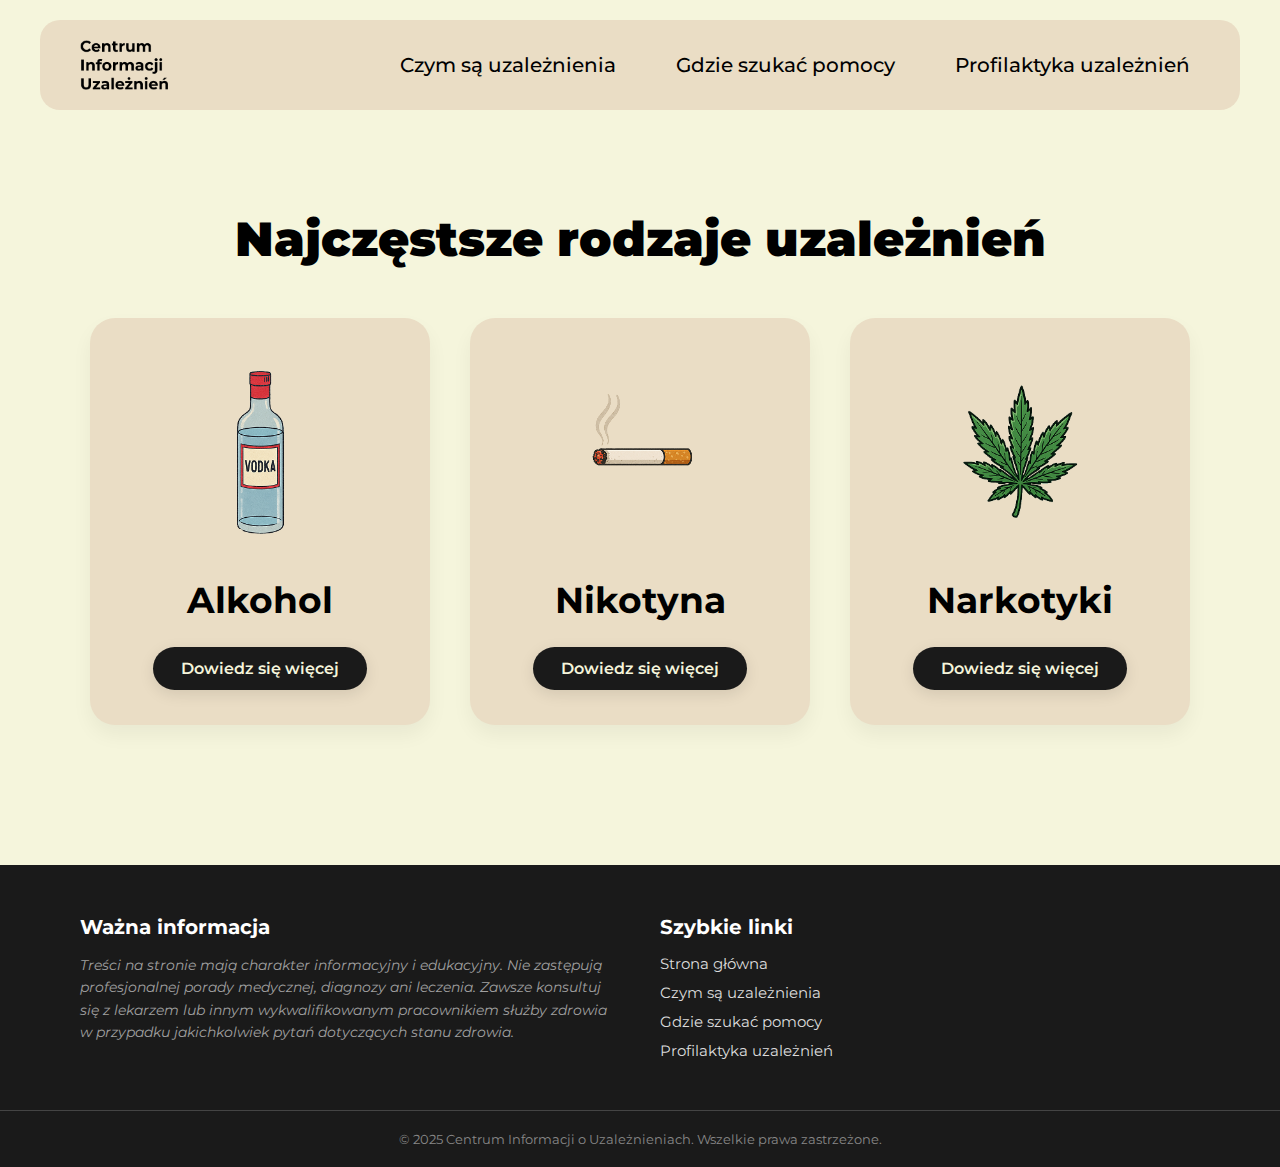
<file: index.html>
<!DOCTYPE html>
<html lang="pl">
<head>
    <meta charset="UTF-8">
    <meta name="viewport" content="width=device-width, initial-scale=1.0">
    <title>Centrum Informacji o Uzależnieniach</title>
    
    <link rel="preconnect" href="https://fonts.googleapis.com">
    <link rel="preconnect" href="https://fonts.gstatic.com" crossorigin>
    <link href="https://fonts.googleapis.com/css2?family=Montserrat:wght@400;500;600;700;900&display=swap" rel="stylesheet">
    
    <link rel="stylesheet" href="style.css">
</head>
<body>

    <div class="container">
        <header>
    <a href="index.html" class="logo">
        <img src="images/logo.png" alt="Logo Centrum Informacji Uzależnień">
    </a>
    <nav>
        <a href="czym-sa.html">Czym są uzależnienia</a>
        <a href="pomoc.html">Gdzie szukać pomocy</a>
        <a href="profilaktyka.html">Profilaktyka uzależnień</a>
    </nav>
</header>

        <main>
            <h1>Najczęstsze rodzaje uzależnień</h1>
            <div class="card-container">
                <div class="card">
                    <img src="images/alkohol.png" alt="Ilustracja butelki wódki">
                    <h2>Alkohol</h2>
                    <a href="alkohol.html" class="card-button">Dowiedz się więcej</a>
                </div>
                <div class="card">
                    <img src="images/nikotyna.png" alt="Ilustracja papierosa">
                    <h2>Nikotyna</h2>
                    <a href="nikotyna.html" class="card-button">Dowiedz się więcej</a>
                </div>
                <div class="card">
                    <img src="images/cannabis.png" alt="Ilustracja liścia marihuany">
                    <h2>Narkotyki</h2>
                    <a href="cannabis.html" class="card-button">Dowiedz się więcej</a>
                </div>
            </div>
        </main>
    </div>

    <footer>
        <div class="footer-container">
            <div class="footer-column">
                <h4>Ważna informacja</h4>
                <p class="disclaimer">
                    Treści na stronie mają charakter informacyjny i edukacyjny. Nie zastępują profesjonalnej porady medycznej, diagnozy ani leczenia. Zawsze konsultuj się z lekarzem lub innym wykwalifikowanym pracownikiem służby zdrowia w przypadku jakichkolwiek pytań dotyczących stanu zdrowia.
                </p>
            </div>
            <div class="footer-column">
                <h4>Szybkie linki</h4>
                <ul class="footer-links">
                    <li><a href="index.html">Strona główna</a></li>
                    <li><a href="czym-sa.html">Czym są uzależnienia</a></li>
                    <li><a href="pomoc.html">Gdzie szukać pomocy</a></li>
                    <li><a href="profilaktyka.html">Profilaktyka uzależnień</a></li>
                </ul>
            </div>
        </div>
        <div class="footer-bottom">
            <p>© 2025 Centrum Informacji o Uzależnieniach. Wszelkie prawa zastrzeżone.</p>
        </div>
    </footer>
    </body>
</html>
</file>
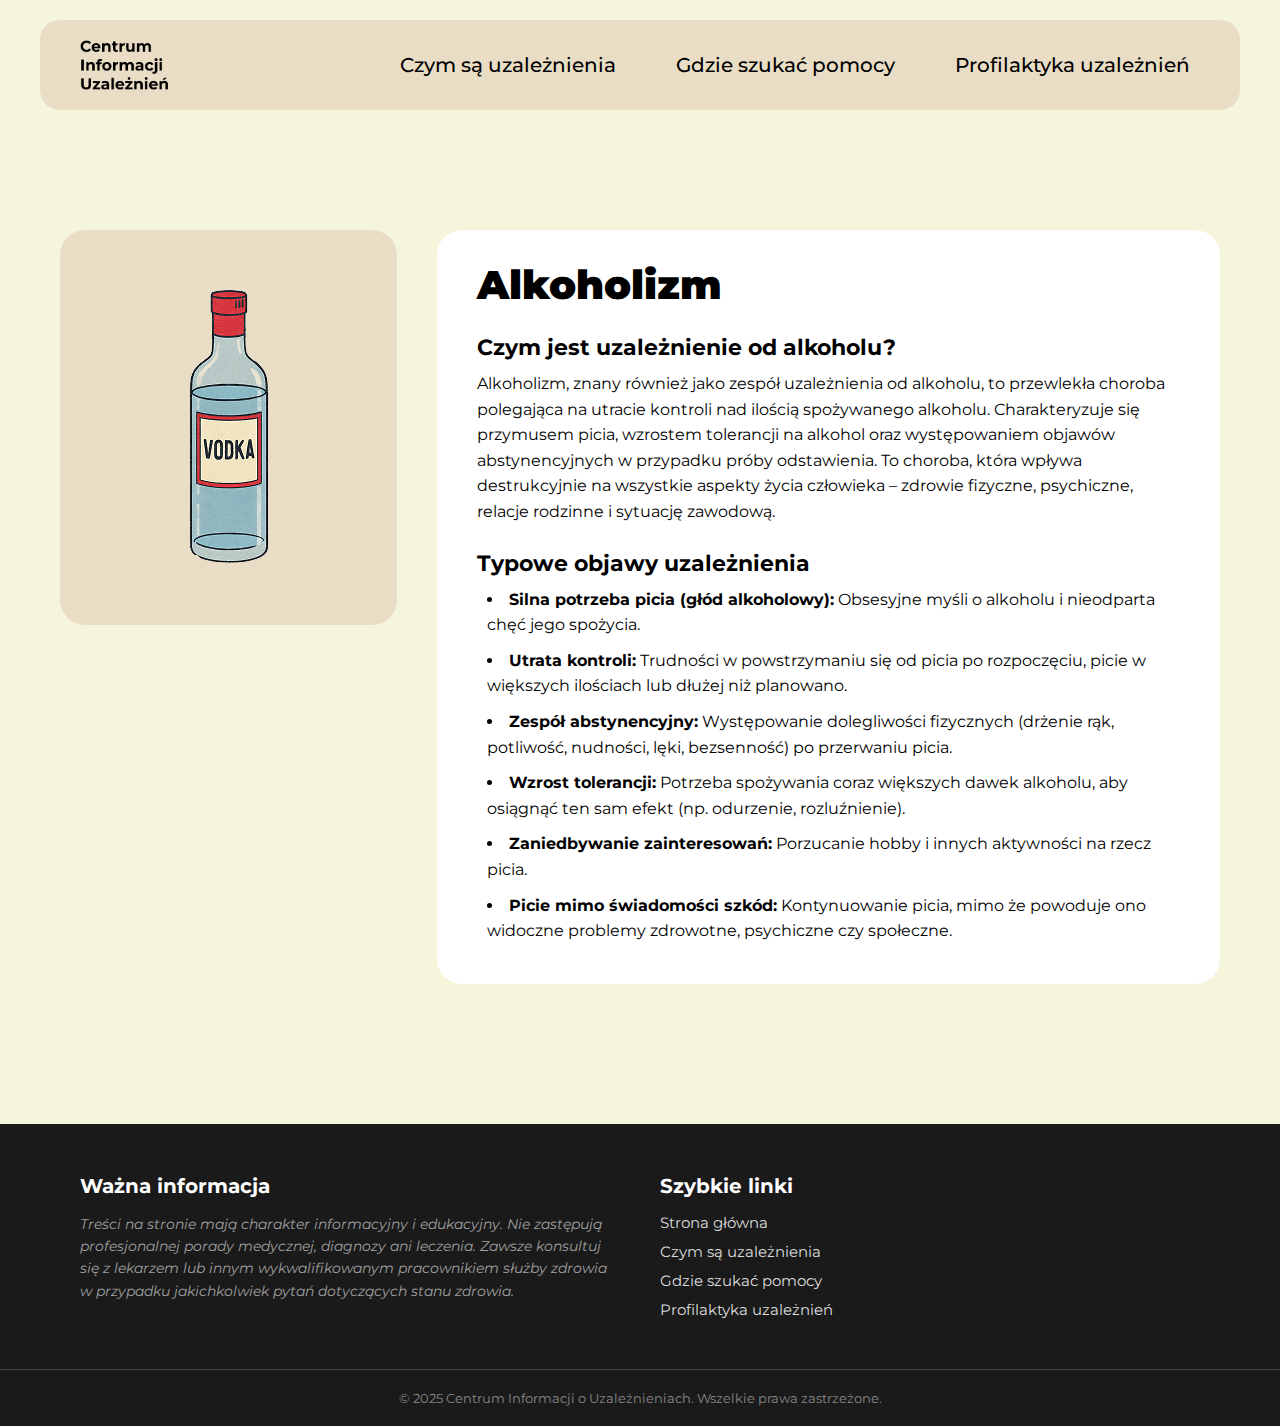
<file: alkohol.html>
<!DOCTYPE html>
<html lang="pl">
<head>
    <meta charset="UTF-8">
    <meta name="viewport" content="width=device-width, initial-scale=1.0">
    <title>Alkohol - Centrum Informacji o Uzależnieniach</title>
    
    <link rel="preconnect" href="https://fonts.googleapis.com">
    <link rel="preconnect" href="https://fonts.gstatic.com" crossorigin>
    <link href="https://fonts.googleapis.com/css2?family=Montserrat:wght@400;500;700;900&display=swap" rel="stylesheet">
    
    <link rel="stylesheet" href="style.css">
</head>
<body>

    <div class="container">
        <header>
    <a href="index.html" class="logo">
        <img src="images/logo.png" alt="Logo Centrum Informacji Uzależnień">
    </a>
    <nav>
        <a href="czym-sa.html">Czym są uzależnienia</a>
        <a href="pomoc.html">Gdzie szukać pomocy</a>
        <a href="profilaktyka.html">Profilaktyka uzależnień</a>
    </nav>
</header>

        <main>
            <section class="subpage-content">
                
                <div class="image-container">
                    <img src="images/alkohol.png" alt="Ilustracja butelki wódki">
                </div>

                <div class="text-container">
                    <h1>Alkoholizm</h1>
                    
                    <h2>Czym jest uzależnienie od alkoholu?</h2>
                    <p>Alkoholizm, znany również jako zespół uzależnienia od alkoholu, to przewlekła choroba polegająca na utracie kontroli nad ilością spożywanego alkoholu. Charakteryzuje się przymusem picia, wzrostem tolerancji na alkohol oraz występowaniem objawów abstynencyjnych w przypadku próby odstawienia. To choroba, która wpływa destrukcyjnie na wszystkie aspekty życia człowieka – zdrowie fizyczne, psychiczne, relacje rodzinne i sytuację zawodową.</p>

                    <h2>Typowe objawy uzależnienia</h2>
                    <ul>
                        <li><strong>Silna potrzeba picia (głód alkoholowy):</strong> Obsesyjne myśli o alkoholu i nieodparta chęć jego spożycia.</li>
                        <li><strong>Utrata kontroli:</strong> Trudności w powstrzymaniu się od picia po rozpoczęciu, picie w większych ilościach lub dłużej niż planowano.</li>
                        <li><strong>Zespół abstynencyjny:</strong> Występowanie dolegliwości fizycznych (drżenie rąk, potliwość, nudności, lęki, bezsenność) po przerwaniu picia.</li>
                        <li><strong>Wzrost tolerancji:</strong> Potrzeba spożywania coraz większych dawek alkoholu, aby osiągnąć ten sam efekt (np. odurzenie, rozluźnienie).</li>
                        <li><strong>Zaniedbywanie zainteresowań:</strong> Porzucanie hobby i innych aktywności na rzecz picia.</li>
                        <li><strong>Picie mimo świadomości szkód:</strong> Kontynuowanie picia, mimo że powoduje ono widoczne problemy zdrowotne, psychiczne czy społeczne.</li>
                    </ul>
                </div>

            </section>
        </main>
    </div><footer>
    <div class="footer-container">
        <div class="footer-column">
            <h4>Ważna informacja</h4>
            <p class="disclaimer">
                Treści na stronie mają charakter informacyjny i edukacyjny. Nie zastępują profesjonalnej porady medycznej, diagnozy ani leczenia. Zawsze konsultuj się z lekarzem lub innym wykwalifikowanym pracownikiem służby zdrowia w przypadku jakichkolwiek pytań dotyczących stanu zdrowia.
            </p>
        </div>
        <div class="footer-column">
            <h4>Szybkie linki</h4>
            <ul class="footer-links">
                <li><a href="index.html">Strona główna</a></li>
                <li><a href="czym-sa.html">Czym są uzależnienia</a></li>
                <li><a href="pomoc.html">Gdzie szukać pomocy</a></li>
                <li><a href="profilaktyka.html">Profilaktyka uzależnień</a></li>
            </ul>
        </div>
    </div>
    <div class="footer-bottom">
        <p>© 2025 Centrum Informacji o Uzależnieniach. Wszelkie prawa zastrzeżone.</p>
    </div>
</footer>

</body>
</html>
</file>
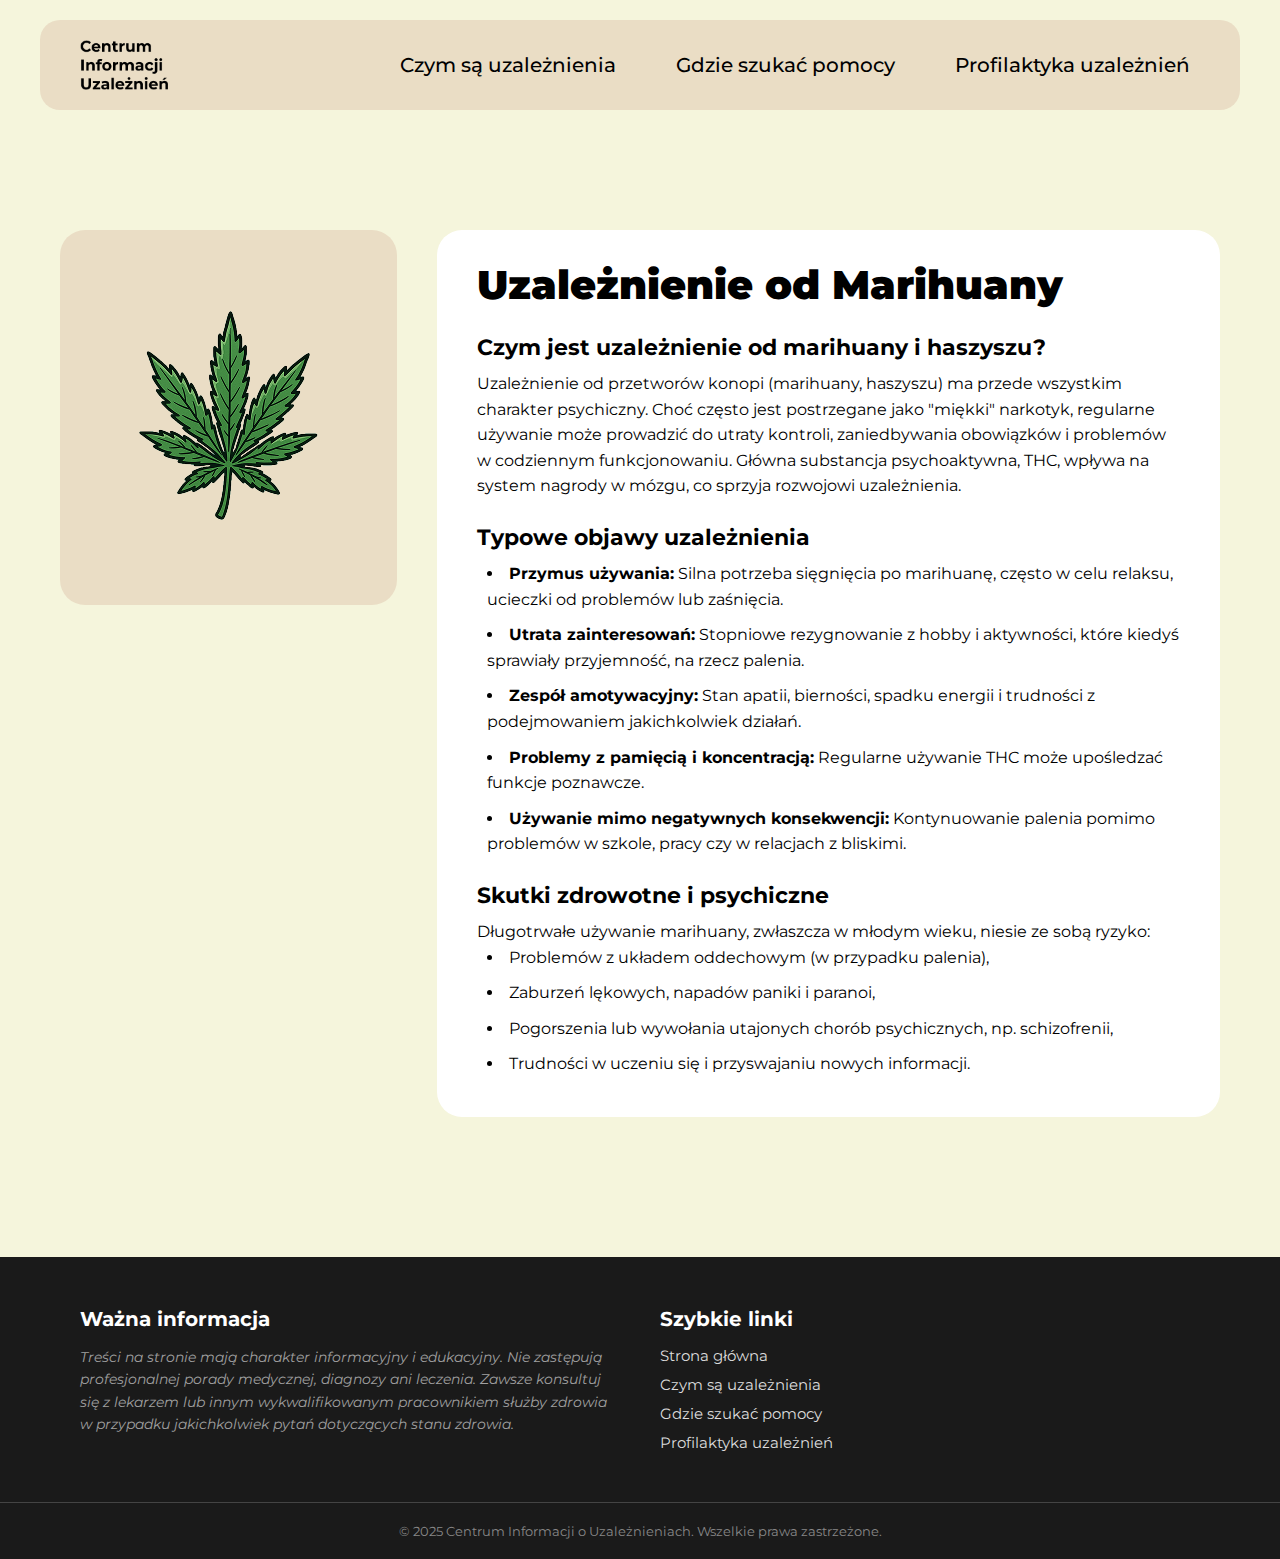
<file: cannabis.html>
<!DOCTYPE html>
<html lang="pl">
<head>
    <meta charset="UTF-8">
    <meta name="viewport" content="width=device-width, initial-scale=1.0">
    <title>Cannabis - Centrum Informacji o Uzależnieniach</title>
    
    <link rel="preconnect" href="https://fonts.googleapis.com">
    <link rel="preconnect" href="https://fonts.gstatic.com" crossorigin>
    <link href="https://fonts.googleapis.com/css2?family=Montserrat:wght@400;500;700;900&display=swap" rel="stylesheet">
    
    <link rel="stylesheet" href="style.css">
</head>
<body>

    <div class="container">
      <header>
    <a href="index.html" class="logo">
        <img src="images/logo.png" alt="Logo Centrum Informacji Uzależnień">
    </a>
    <nav>
        <a href="czym-sa.html">Czym są uzależnienia</a>
        <a href="pomoc.html">Gdzie szukać pomocy</a>
        <a href="profilaktyka.html">Profilaktyka uzależnień</a>
    </nav>
</header>

        <main>
            <section class="subpage-content">
                
                <div class="image-container">
                    <img src="images/cannabis.png" alt="Ilustracja liścia marihuany">
                </div>

                <div class="text-container">
                    <h1>Uzależnienie od Marihuany</h1>
                    
                    <h2>Czym jest uzależnienie od marihuany i haszyszu?</h2>
                    <p>Uzależnienie od przetworów konopi (marihuany, haszyszu) ma przede wszystkim charakter psychiczny. Choć często jest postrzegane jako "miękki" narkotyk, regularne używanie może prowadzić do utraty kontroli, zaniedbywania obowiązków i problemów w codziennym funkcjonowaniu. Główna substancja psychoaktywna, THC, wpływa na system nagrody w mózgu, co sprzyja rozwojowi uzależnienia.</p>

                    <h2>Typowe objawy uzależnienia</h2>
                    <ul>
                        <li><strong>Przymus używania:</strong> Silna potrzeba sięgnięcia po marihuanę, często w celu relaksu, ucieczki od problemów lub zaśnięcia.</li>
                        <li><strong>Utrata zainteresowań:</strong> Stopniowe rezygnowanie z hobby i aktywności, które kiedyś sprawiały przyjemność, na rzecz palenia.</li>
                        <li><strong>Zespół amotywacyjny:</strong> Stan apatii, bierności, spadku energii i trudności z podejmowaniem jakichkolwiek działań.</li>
                        <li><strong>Problemy z pamięcią i koncentracją:</strong> Regularne używanie THC może upośledzać funkcje poznawcze.</li>
                        <li><strong>Używanie mimo negatywnych konsekwencji:</strong> Kontynuowanie palenia pomimo problemów w szkole, pracy czy w relacjach z bliskimi.</li>
                    </ul>
                    
                    <h2>Skutki zdrowotne i psychiczne</h2>
                     <p>Długotrwałe używanie marihuany, zwłaszcza w młodym wieku, niesie ze sobą ryzyko:</p>
                    <ul>
                        <li>Problemów z układem oddechowym (w przypadku palenia),</li>
                        <li>Zaburzeń lękowych, napadów paniki i paranoi,</li>
                        <li>Pogorszenia lub wywołania utajonych chorób psychicznych, np. schizofrenii,</li>
                        <li>Trudności w uczeniu się i przyswajaniu nowych informacji.</li>
                    </ul>
                </div>

            </section>
        </main>
    </div><footer>
    <div class="footer-container">
        <div class="footer-column">
            <h4>Ważna informacja</h4>
            <p class="disclaimer">
                Treści na stronie mają charakter informacyjny i edukacyjny. Nie zastępują profesjonalnej porady medycznej, diagnozy ani leczenia. Zawsze konsultuj się z lekarzem lub innym wykwalifikowanym pracownikiem służby zdrowia w przypadku jakichkolwiek pytań dotyczących stanu zdrowia.
            </p>
        </div>
        <div class="footer-column">
            <h4>Szybkie linki</h4>
            <ul class="footer-links">
                <li><a href="index.html">Strona główna</a></li>
                <li><a href="czym-sa.html">Czym są uzależnienia</a></li>
                <li><a href="pomoc.html">Gdzie szukać pomocy</a></li>
                <li><a href="profilaktyka.html">Profilaktyka uzależnień</a></li>
            </ul>
        </div>
    </div>
    <div class="footer-bottom">
        <p>© 2025 Centrum Informacji o Uzależnieniach. Wszelkie prawa zastrzeżone.</p>
    </div>
</footer>

</body>
</html>
</file>
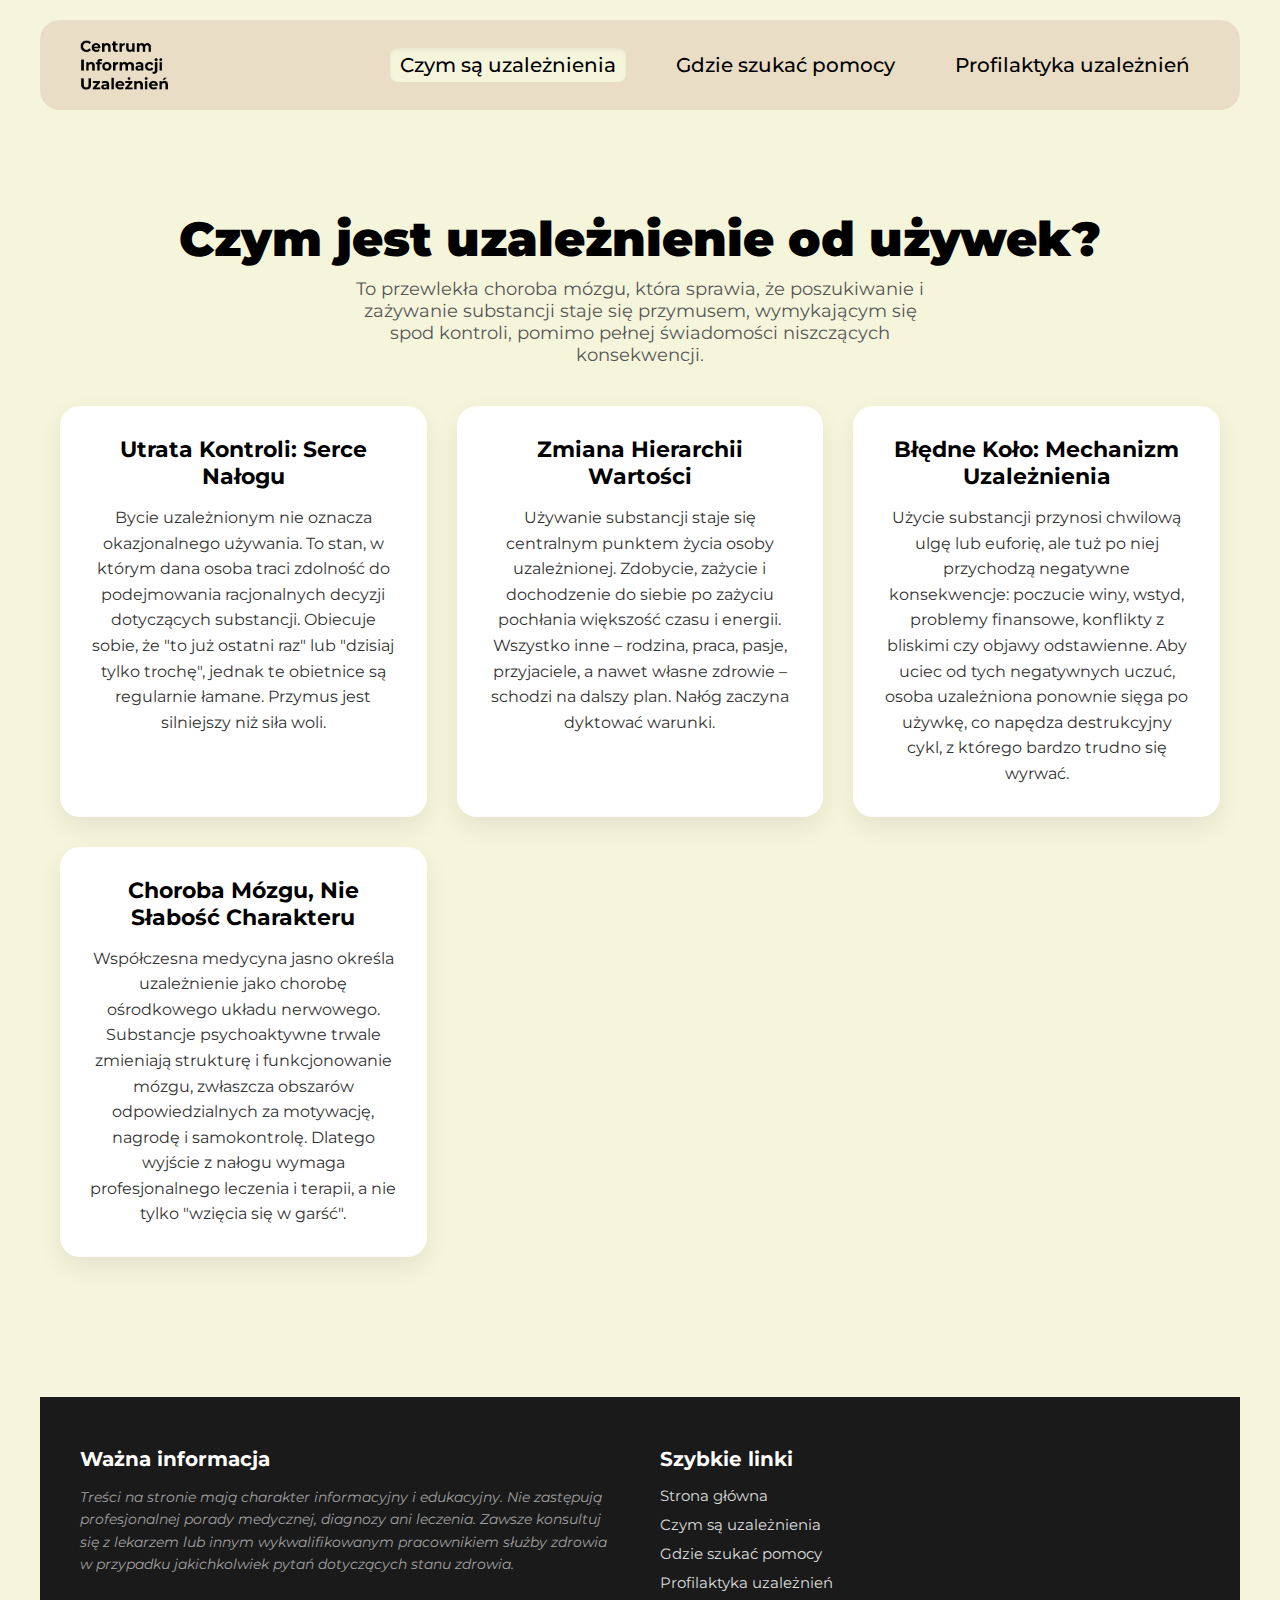
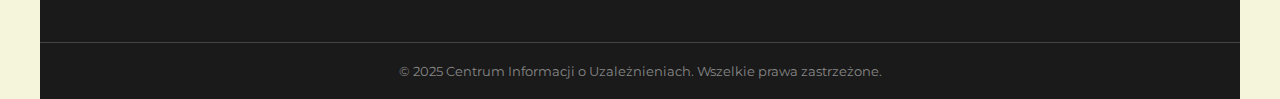
<file: czym-sa.html>
<!DOCTYPE html>
<html lang="pl">
<head>
    <meta charset="UTF-8">
    <meta name="viewport" content="width=device-width, initial-scale=1.0">
    <title>Czym jest uzależnienie od używek - Centrum Informacji o Uzależnieniach</title>
    
    <link rel="preconnect" href="https://fonts.googleapis.com">
    <link rel="preconnect" href="https://fonts.gstatic.com" crossorigin>
    <link href="https://fonts.googleapis.com/css2?family=Montserrat:wght@400;500;600;700;900&display=swap" rel="stylesheet">
    
    <link rel="stylesheet" href="style.css">
</head>
<body>

    <div class="container">
        <header>
            <a href="index.html" class="logo">
                <img src="images/logo.png" alt="Logo Centrum Informacji Uzależnień">
            </a>
            <nav>
                <a href="czym-sa.html" class="active">Czym są uzależnienia</a>
                <a href="pomoc.html">Gdzie szukać pomocy</a>
                <a href="profilaktyka.html">Profilaktyka uzależnień</a>
            </nav>
        </header>

        <main>
            <div class="page-title-container">
                <h1>Czym jest uzależnienie od używek?</h1>
                <p class="subtitle">To przewlekła choroba mózgu, która sprawia, że poszukiwanie i zażywanie substancji staje się przymusem, wymykającym się spod kontroli, pomimo pełnej świadomości niszczących konsekwencji.</p>
            </div>

            <div class="help-grid">
                
                <div class="help-card">
                    <h3>Utrata Kontroli: Serce Nałogu</h3>
                    <p>Bycie uzależnionym nie oznacza okazjonalnego używania. To stan, w którym dana osoba traci zdolność do podejmowania racjonalnych decyzji dotyczących substancji. Obiecuje sobie, że "to już ostatni raz" lub "dzisiaj tylko trochę", jednak te obietnice są regularnie łamane. Przymus jest silniejszy niż siła woli.</p>
                </div>

                <div class="help-card">
                    <h3>Zmiana Hierarchii Wartości</h3>
                    <p>Używanie substancji staje się centralnym punktem życia osoby uzależnionej. Zdobycie, zażycie i dochodzenie do siebie po zażyciu pochłania większość czasu i energii. Wszystko inne – rodzina, praca, pasje, przyjaciele, a nawet własne zdrowie – schodzi na dalszy plan. Nałóg zaczyna dyktować warunki.</p>
                </div>

                <div class="help-card">
                    <h3>Błędne Koło: Mechanizm Uzależnienia</h3>
                    <p>Użycie substancji przynosi chwilową ulgę lub euforię, ale tuż po niej przychodzą negatywne konsekwencje: poczucie winy, wstyd, problemy finansowe, konflikty z bliskimi czy objawy odstawienne. Aby uciec od tych negatywnych uczuć, osoba uzależniona ponownie sięga po używkę, co napędza destrukcyjny cykl, z którego bardzo trudno się wyrwać.</p>
                </div>
                
                 <div class="help-card">
                    <h3>Choroba Mózgu, Nie Słabość Charakteru</h3>
                    <p>Współczesna medycyna jasno określa uzależnienie jako chorobę ośrodkowego układu nerwowego. Substancje psychoaktywne trwale zmieniają strukturę i funkcjonowanie mózgu, zwłaszcza obszarów odpowiedzialnych za motywację, nagrodę i samokontrolę. Dlatego wyjście z nałogu wymaga profesjonalnego leczenia i terapii, a nie tylko "wzięcia się w garść".</p>
                </div>

            </div>
        </main>
        
        <footer>
            <div class="footer-container">
                <div class="footer-column">
                    <h4>Ważna informacja</h4>
                    <p class="disclaimer">
                        Treści na stronie mają charakter informacyjny i edukacyjny. Nie zastępują profesjonalnej porady medycznej, diagnozy ani leczenia. Zawsze konsultuj się z lekarzem lub innym wykwalifikowanym pracownikiem służby zdrowia w przypadku jakichkolwiek pytań dotyczących stanu zdrowia.
                    </p>
                </div>
                <div class="footer-column">
                    <h4>Szybkie linki</h4>
                    <ul class="footer-links">
                        <li><a href="index.html">Strona główna</a></li>
                        <li><a href="czym-sa.html">Czym są uzależnienia</a></li>
                        <li><a href="pomoc.html">Gdzie szukać pomocy</a></li>
                        <li><a href="profilaktyka.html">Profilaktyka uzależnień</a></li>
                    </ul>
                </div>
            </div>
            <div class="footer-bottom">
                <p>© 2025 Centrum Informacji o Uzależnieniach. Wszelkie prawa zastrzeżone.</p>
            </div>
        </footer>

    </div> 

</body>
</html>
</file>
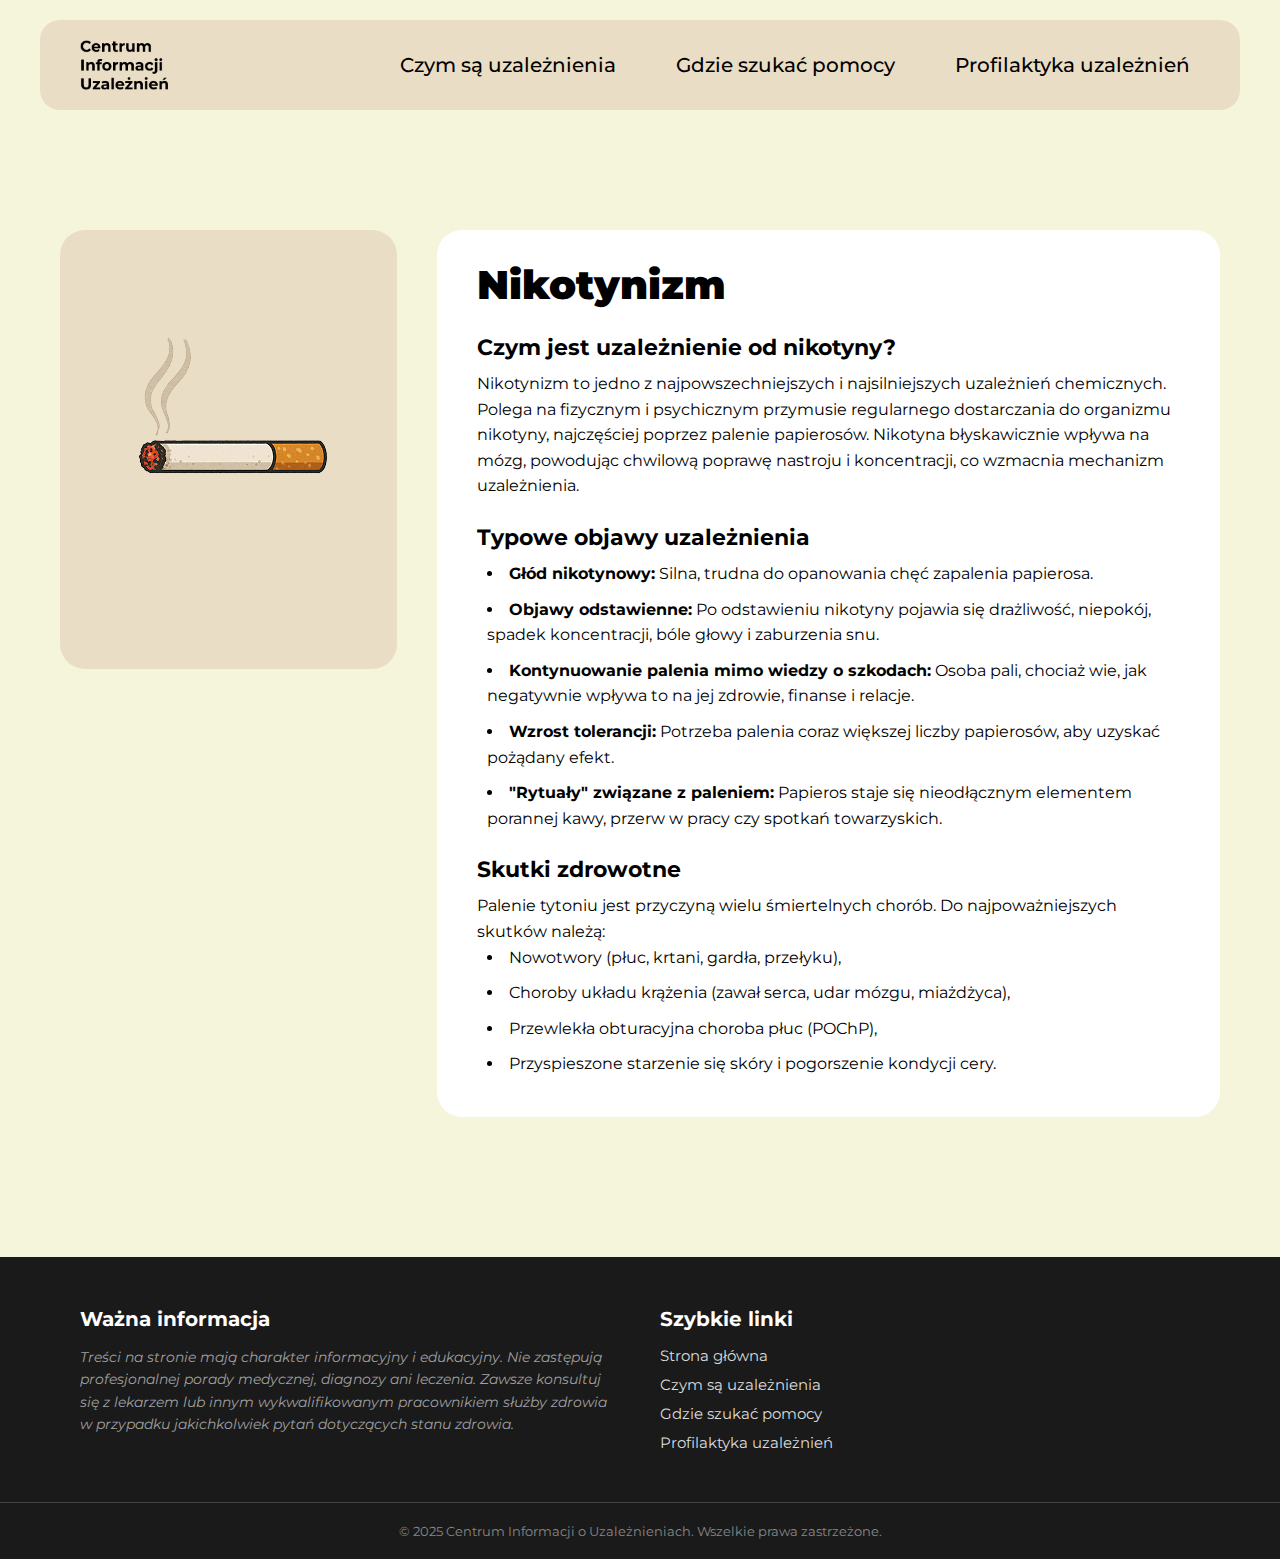
<file: nikotyna.html>
<!DOCTYPE html>
<html lang="pl">
<head>
    <meta charset="UTF-8">
    <meta name="viewport" content="width=device-width, initial-scale=1.0">
    <title>Nikotyna - Centrum Informacji o Uzależnieniach</title>
    
    <link rel="preconnect" href="https://fonts.googleapis.com">
    <link rel="preconnect" href="https://fonts.gstatic.com" crossorigin>
    <link href="https://fonts.googleapis.com/css2?family=Montserrat:wght@400;500;700;900&display=swap" rel="stylesheet">
    
    <link rel="stylesheet" href="style.css">
</head>
<body>

    <div class="container">
        <header>
    <a href="index.html" class="logo">
        <img src="images/logo.png" alt="Logo Centrum Informacji Uzależnień">
    </a>
    <nav>
        <a href="czym-sa.html">Czym są uzależnienia</a>
        <a href="pomoc.html">Gdzie szukać pomocy</a>
        <a href="profilaktyka.html">Profilaktyka uzależnień</a>
    </nav>
</header>

        <main>
            <section class="subpage-content">
                
                <div class="image-container">
                    <img src="images/nikotyna.png" alt="Ilustracja papierosa">
                </div>

                <div class="text-container">
                    <h1>Nikotynizm</h1>
                    
                    <h2>Czym jest uzależnienie od nikotyny?</h2>
                    <p>Nikotynizm to jedno z najpowszechniejszych i najsilniejszych uzależnień chemicznych. Polega na fizycznym i psychicznym przymusie regularnego dostarczania do organizmu nikotyny, najczęściej poprzez palenie papierosów. Nikotyna błyskawicznie wpływa na mózg, powodując chwilową poprawę nastroju i koncentracji, co wzmacnia mechanizm uzależnienia.</p>

                    <h2>Typowe objawy uzależnienia</h2>
                    <ul>
                        <li><strong>Głód nikotynowy:</strong> Silna, trudna do opanowania chęć zapalenia papierosa.</li>
                        <li><strong>Objawy odstawienne:</strong> Po odstawieniu nikotyny pojawia się drażliwość, niepokój, spadek koncentracji, bóle głowy i zaburzenia snu.</li>
                        <li><strong>Kontynuowanie palenia mimo wiedzy o szkodach:</strong> Osoba pali, chociaż wie, jak negatywnie wpływa to na jej zdrowie, finanse i relacje.</li>
                        <li><strong>Wzrost tolerancji:</strong> Potrzeba palenia coraz większej liczby papierosów, aby uzyskać pożądany efekt.</li>
                        <li><strong>"Rytuały" związane z paleniem:</strong> Papieros staje się nieodłącznym elementem porannej kawy, przerw w pracy czy spotkań towarzyskich.</li>
                    </ul>
                    
                    <h2>Skutki zdrowotne</h2>
                     <p>Palenie tytoniu jest przyczyną wielu śmiertelnych chorób. Do najpoważniejszych skutków należą:</p>
                    <ul>
                        <li>Nowotwory (płuc, krtani, gardła, przełyku),</li>
                        <li>Choroby układu krążenia (zawał serca, udar mózgu, miażdżyca),</li>
                        <li>Przewlekła obturacyjna choroba płuc (POChP),</li>
                        <li>Przyspieszone starzenie się skóry i pogorszenie kondycji cery.</li>
                    </ul>
                </div>

            </section>
        </main>
    </div><footer>
    <div class="footer-container">
        <div class="footer-column">
            <h4>Ważna informacja</h4>
            <p class="disclaimer">
                Treści na stronie mają charakter informacyjny i edukacyjny. Nie zastępują profesjonalnej porady medycznej, diagnozy ani leczenia. Zawsze konsultuj się z lekarzem lub innym wykwalifikowanym pracownikiem służby zdrowia w przypadku jakichkolwiek pytań dotyczących stanu zdrowia.
            </p>
        </div>
        <div class="footer-column">
            <h4>Szybkie linki</h4>
            <ul class="footer-links">
                <li><a href="index.html">Strona główna</a></li>
                <li><a href="czym-sa.html">Czym są uzależnienia</a></li>
                <li><a href="pomoc.html">Gdzie szukać pomocy</a></li>
                <li><a href="profilaktyka.html">Profilaktyka uzależnień</a></li>
            </ul>
        </div>
    </div>
    <div class="footer-bottom">
        <p>© 2025 Centrum Informacji o Uzależnieniach. Wszelkie prawa zastrzeżone.</p>
    </div>
</footer>

</body>
</html>
</file>
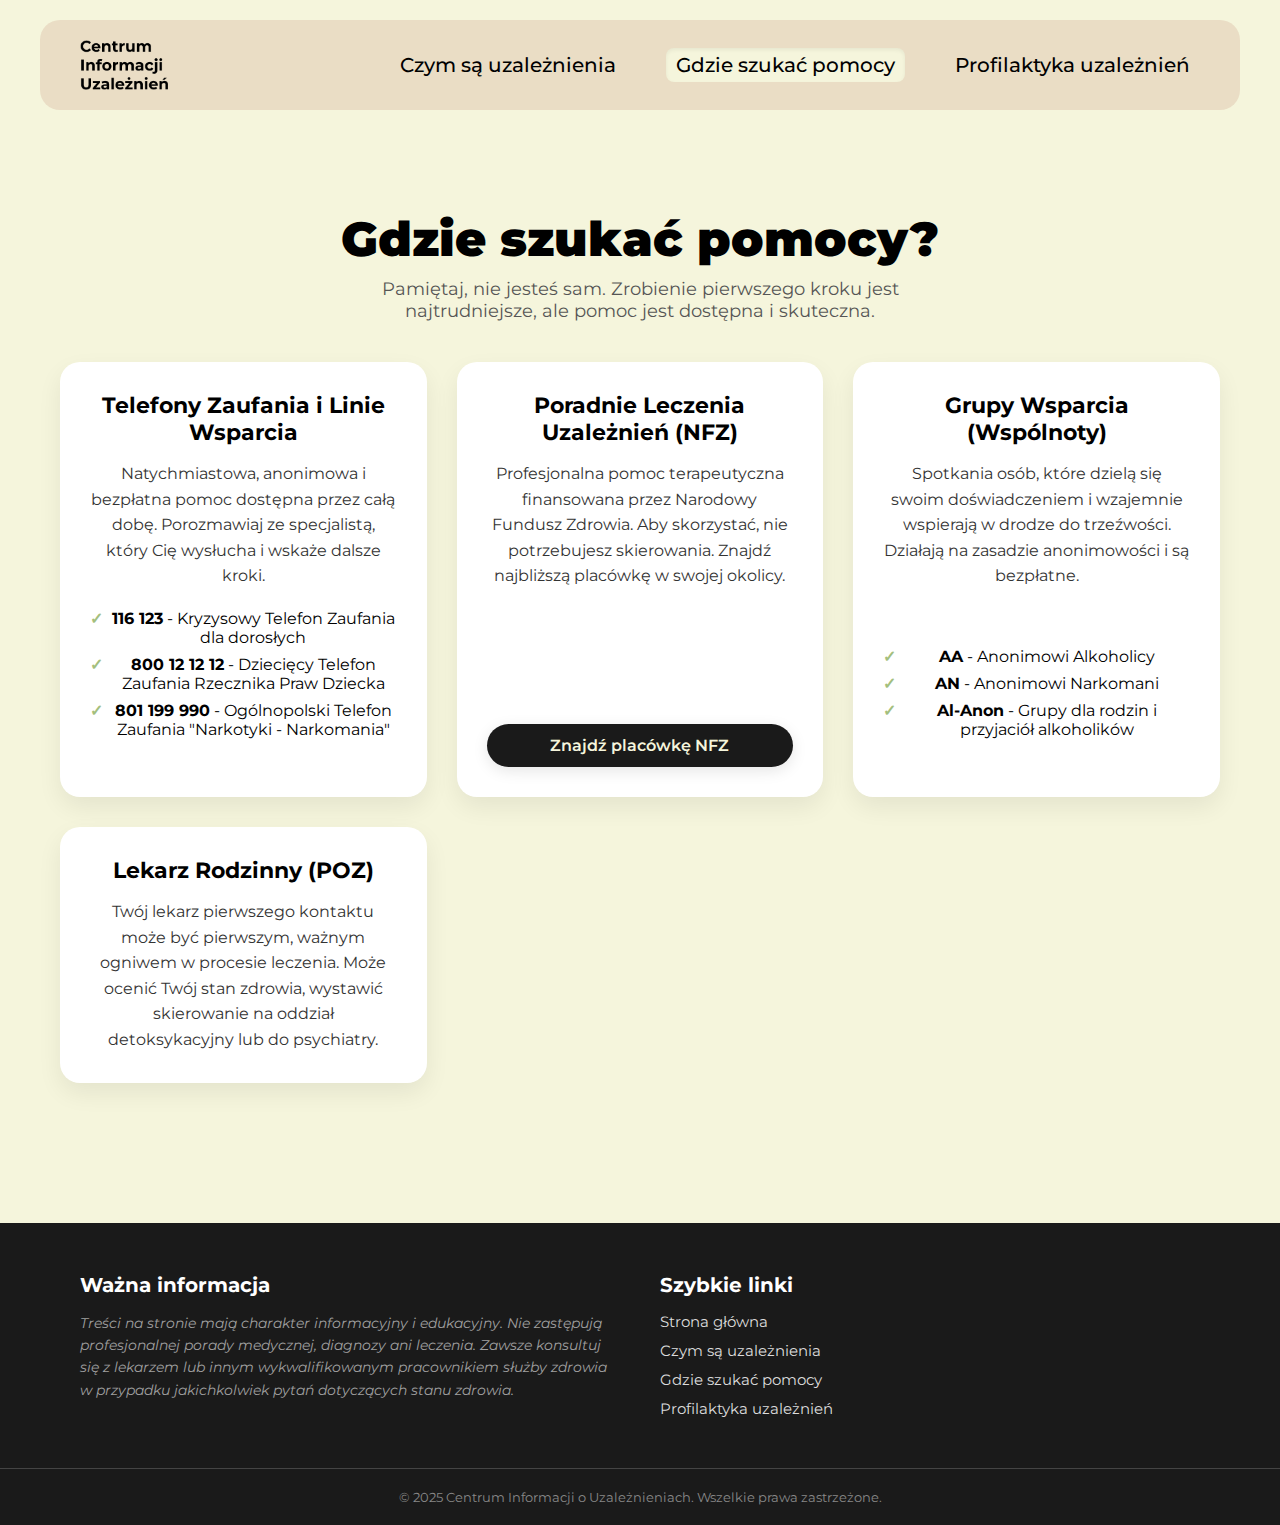
<file: pomoc.html>
<!DOCTYPE html>
<html lang="pl">
<head>
    <meta charset="UTF-8">
    <meta name="viewport" content="width=device-width, initial-scale=1.0">
    <title>Gdzie szukać pomocy - Centrum Informacji o Uzależnieniach</title>
    
    <link rel="preconnect" href="https://fonts.googleapis.com">
    <link rel="preconnect" href="https://fonts.gstatic.com" crossorigin>
    <link href="https://fonts.googleapis.com/css2?family=Montserrat:wght@400;500;600;700;900&display=swap" rel="stylesheet">
    
    <link rel="stylesheet" href="style.css">
</head>
<body>

    <div class="container">
        <header>
    <a href="index.html" class="logo">
        <img src="images/logo.png" alt="Logo Centrum Informacji Uzależnień">
    </a>
    <nav>
        <a href="czym-sa.html">Czym są uzależnienia</a>
        <a href="pomoc.html" class="active">Gdzie szukać pomocy</a>
        <a href="profilaktyka.html">Profilaktyka uzależnień</a>
    </nav>
</header>

        <main>
            <div class="page-title-container">
                <h1>Gdzie szukać pomocy?</h1>
                <p class="subtitle">Pamiętaj, nie jesteś sam. Zrobienie pierwszego kroku jest najtrudniejsze, ale pomoc jest dostępna i skuteczna.</p>
            </div>

            <div class="help-grid">
                
                <div class="help-card">
                    <h3>Telefony Zaufania i Linie Wsparcia</h3>
                    <p>Natychmiastowa, anonimowa i bezpłatna pomoc dostępna przez całą dobę. Porozmawiaj ze specjalistą, który Cię wysłucha i wskaże dalsze kroki.</p>
                    <ul>
                        <li><strong>116 123</strong> - Kryzysowy Telefon Zaufania dla dorosłych</li>
                        <li><strong>800 12 12 12</strong> - Dziecięcy Telefon Zaufania Rzecznika Praw Dziecka</li>
                        <li><strong>801 199 990</strong> - Ogólnopolski Telefon Zaufania "Narkotyki - Narkomania"</li>
                    </ul>
                </div>

                <div class="help-card">
                    <h3>Poradnie Leczenia Uzależnień (NFZ)</h3>
                    <p>Profesjonalna pomoc terapeutyczna finansowana przez Narodowy Fundusz Zdrowia. Aby skorzystać, nie potrzebujesz skierowania. Znajdź najbliższą placówkę w swojej okolicy.</p>
                    <a href="https://gsl.nfz.gov.pl/GSL/GSL/LeczenieUzal" target="_blank" class="card-button">Znajdź placówkę NFZ</a>
                </div>

                <div class="help-card">
                    <h3>Grupy Wsparcia (Wspólnoty)</h3>
                    <p>Spotkania osób, które dzielą się swoim doświadczeniem i wzajemnie wspierają w drodze do trzeźwości. Działają na zasadzie anonimowości i są bezpłatne.</p>
                     <ul>
                        <li><strong>AA</strong> - Anonimowi Alkoholicy</li>
                        <li><strong>AN</strong> - Anonimowi Narkomani</li>
                        <li><strong>Al-Anon</strong> - Grupy dla rodzin i przyjaciół alkoholików</li>
                    </ul>
                </div>

                <div class="help-card">
                    <h3>Lekarz Rodzinny (POZ)</h3>
                    <p>Twój lekarz pierwszego kontaktu może być pierwszym, ważnym ogniwem w procesie leczenia. Może ocenić Twój stan zdrowia, wystawić skierowanie na oddział detoksykacyjny lub do psychiatry.</p>
                </div>
                
            </div>
        </main>
    </div><footer>
    <div class="footer-container">
        <div class="footer-column">
            <h4>Ważna informacja</h4>
            <p class="disclaimer">
                Treści na stronie mają charakter informacyjny i edukacyjny. Nie zastępują profesjonalnej porady medycznej, diagnozy ani leczenia. Zawsze konsultuj się z lekarzem lub innym wykwalifikowanym pracownikiem służby zdrowia w przypadku jakichkolwiek pytań dotyczących stanu zdrowia.
            </p>
        </div>
        <div class="footer-column">
            <h4>Szybkie linki</h4>
            <ul class="footer-links">
                <li><a href="index.html">Strona główna</a></li>
                <li><a href="czym-sa.html">Czym są uzależnienia</a></li>
                <li><a href="pomoc.html">Gdzie szukać pomocy</a></li>
                <li><a href="profilaktyka.html">Profilaktyka uzależnień</a></li>
            </ul>
        </div>
    </div>
    <div class="footer-bottom">
        <p>© 2025 Centrum Informacji o Uzależnieniach. Wszelkie prawa zastrzeżone.</p>
    </div>
</footer>

</body>
</html>
</file>
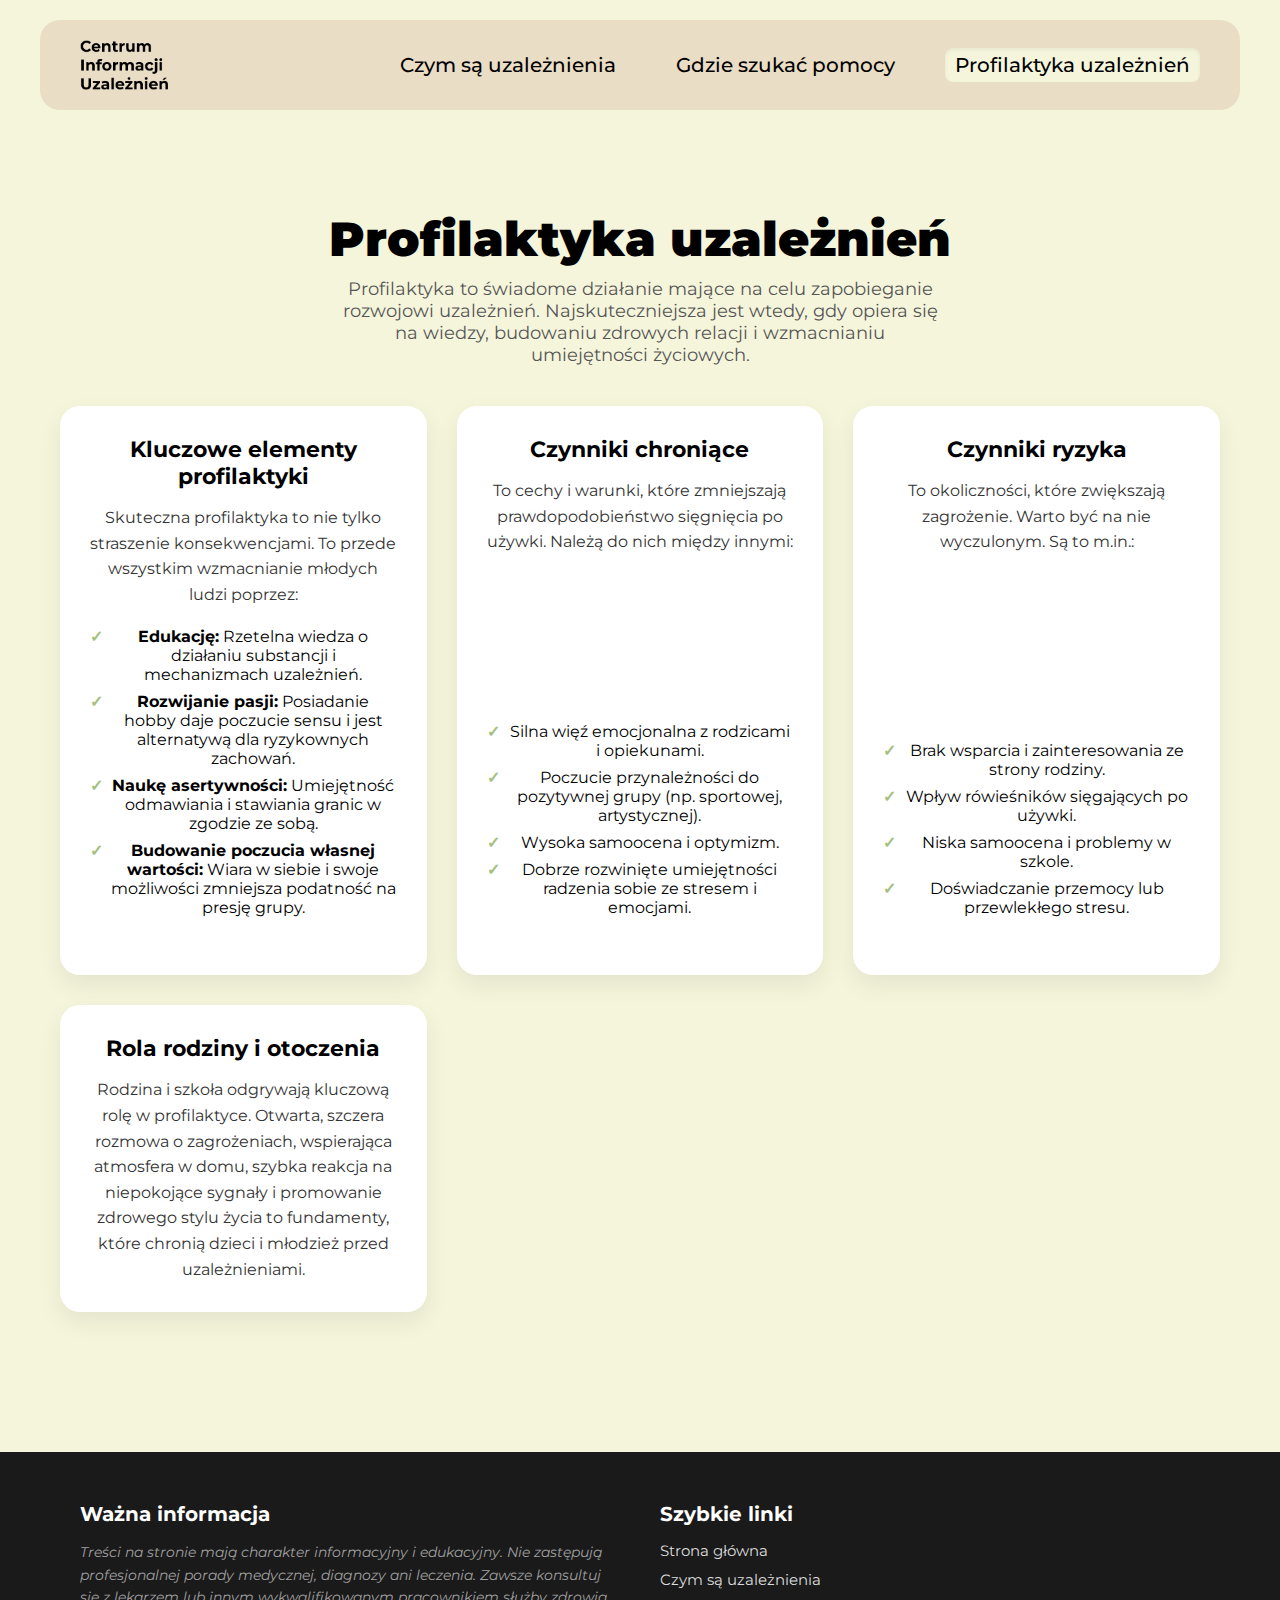
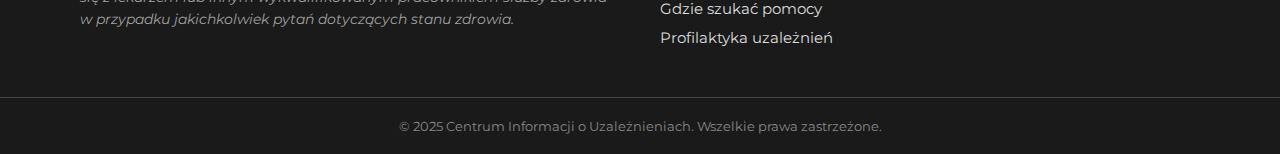
<file: profilaktyka.html>
<!DOCTYPE html>
<html lang="pl">
<head>
    <meta charset="UTF-8">
    <meta name="viewport" content="width=device-width, initial-scale=1.0">
    <title>Profilaktyka uzależnień - Centrum Informacji o Uzależnieniach</title>
    
    <link rel="preconnect" href="https://fonts.googleapis.com">
    <link rel="preconnect" href="https://fonts.gstatic.com" crossorigin>
    <link href="https://fonts.googleapis.com/css2?family=Montserrat:wght@400;500;600;700;900&display=swap" rel="stylesheet">
    
    <link rel="stylesheet" href="style.css">
</head>
<body>

    <div class="container">
        <header>
    <a href="index.html" class="logo">
        <img src="images/logo.png" alt="Logo Centrum Informacji Uzależnień">
    </a>
    <nav>
        <a href="czym-sa.html">Czym są uzależnienia</a>
        <a href="pomoc.html">Gdzie szukać pomocy</a>
        <a href="profilaktyka.html" class="active">Profilaktyka uzależnień</a>
    </nav>
</header>

        <main>
            <div class="page-title-container">
                <h1>Profilaktyka uzależnień</h1>
                <p class="subtitle">Profilaktyka to świadome działanie mające na celu zapobieganie rozwojowi uzależnień. Najskuteczniejsza jest wtedy, gdy opiera się na wiedzy, budowaniu zdrowych relacji i wzmacnianiu umiejętności życiowych.</p>
            </div>

            <div class="help-grid">
                
                <div class="help-card">
                    <h3>Kluczowe elementy profilaktyki</h3>
                    <p>Skuteczna profilaktyka to nie tylko straszenie konsekwencjami. To przede wszystkim wzmacnianie młodych ludzi poprzez:</p>
                    <ul>
                        <li><strong>Edukację:</strong> Rzetelna wiedza o działaniu substancji i mechanizmach uzależnień.</li>
                        <li><strong>Rozwijanie pasji:</strong> Posiadanie hobby daje poczucie sensu i jest alternatywą dla ryzykownych zachowań.</li>
                        <li><strong>Naukę asertywności:</strong> Umiejętność odmawiania i stawiania granic w zgodzie ze sobą.</li>
                        <li><strong>Budowanie poczucia własnej wartości:</strong> Wiara w siebie i swoje możliwości zmniejsza podatność na presję grupy.</li>
                    </ul>
                </div>

                <div class="help-card">
                    <h3>Czynniki chroniące</h3>
                    <p>To cechy i warunki, które zmniejszają prawdopodobieństwo sięgnięcia po używki. Należą do nich między innymi:</p>
                     <ul>
                        <li>Silna więź emocjonalna z rodzicami i opiekunami.</li>
                        <li>Poczucie przynależności do pozytywnej grupy (np. sportowej, artystycznej).</li>
                        <li>Wysoka samoocena i optymizm.</li>
                        <li>Dobrze rozwinięte umiejętności radzenia sobie ze stresem i emocjami.</li>
                    </ul>
                </div>

                 <div class="help-card">
                    <h3>Czynniki ryzyka</h3>
                    <p>To okoliczności, które zwiększają zagrożenie. Warto być na nie wyczulonym. Są to m.in.:</p>
                     <ul>
                        <li>Brak wsparcia i zainteresowania ze strony rodziny.</li>
                        <li>Wpływ rówieśników sięgających po używki.</li>
                        <li>Niska samoocena i problemy w szkole.</li>
                        <li>Doświadczanie przemocy lub przewlekłego stresu.</li>
                    </ul>
                </div>
                
                 <div class="help-card">
                    <h3>Rola rodziny i otoczenia</h3>
                    <p>Rodzina i szkoła odgrywają kluczową rolę w profilaktyce. Otwarta, szczera rozmowa o zagrożeniach, wspierająca atmosfera w domu, szybka reakcja na niepokojące sygnały i promowanie zdrowego stylu życia to fundamenty, które chronią dzieci i młodzież przed uzależnieniami.</p>
                </div>
            </div>
        </main>
    </div><footer>
    <div class="footer-container">
        <div class="footer-column">
            <h4>Ważna informacja</h4>
            <p class="disclaimer">
                Treści na stronie mają charakter informacyjny i edukacyjny. Nie zastępują profesjonalnej porady medycznej, diagnozy ani leczenia. Zawsze konsultuj się z lekarzem lub innym wykwalifikowanym pracownikiem służby zdrowia w przypadku jakichkolwiek pytań dotyczących stanu zdrowia.
            </p>
        </div>
        <div class="footer-column">
            <h4>Szybkie linki</h4>
            <ul class="footer-links">
                <li><a href="index.html">Strona główna</a></li>
                <li><a href="czym-sa.html">Czym są uzależnienia</a></li>
                <li><a href="pomoc.html">Gdzie szukać pomocy</a></li>
                <li><a href="profilaktyka.html">Profilaktyka uzależnień</a></li>
            </ul>
        </div>
    </div>
    <div class="footer-bottom">
        <p>© 2025 Centrum Informacji o Uzależnieniach. Wszelkie prawa zastrzeżone.</p>
    </div>
</footer>

</body>
</html>
</file>
<file: style.css>
/* --- Podstawowe Ustawienia --- */
* {
    margin: 0;
    padding: 0;
    box-sizing: border-box;
}

body {
    background-color: #f5f5dc;
    color: #000;
    font-family: 'Montserrat', sans-serif;
    display: flex;
    flex-direction: column;
    align-items: center;
    padding: 20px 0 0;
}

.container {
    width: 100%;
    max-width: 1200px;
}

/* --- Nagłówek i Nawigacja --- */
header {
    background-color: #eaddc5;
    display: flex;
    justify-content: space-between;
    align-items: center;
    padding: 20px 40px;
    border-radius: 20px;
}

.logo img {
    height: 50px;
    display: block;
}

nav {
    display: flex;
    gap: 40px;
}

nav a {
    text-decoration: none;
    color: #000;
    font-size: 20px;
    font-weight: 500;
    position: relative;
    padding: 5px 10px;
    border-radius: 8px;
}

nav a::after {
    content: '';
    position: absolute;
    width: 0;
    height: 2px;
    bottom: 0;
    left: 50%;
    background-color: #000;
    transition: all 0.3s ease-in-out;
    transform: translateX(-50%);
}

nav a:hover::after {
    width: 100%;
}


/* --- Główna Treść --- */
main {
    padding: 100px 20px 60px;
    text-align: center;
}

main h1 {
    font-size: 48px;
    font-weight: 900;
    margin-bottom: 50px;
}

.card-container {
    display: flex;
    justify-content: center;
    align-items: stretch; 
    gap: 40px;
    flex-wrap: wrap; 
}

/* --- Karty Produktów --- */
.card {
    background-color: #eaddc5;
    border-radius: 25px;
    padding: 35px;
    width: 340px;
    box-shadow: 0 10px 20px rgba(0, 0, 0, 0.05);
    transition: transform 0.3s, box-shadow 0.3s;
    display: flex;
    flex-direction: column;
    align-items: center;
}

.card:hover {
    transform: translateY(-10px);
    box-shadow: 0 15px 30px rgba(0, 0, 0, 0.1);
}

.card img {
    max-width: 100%;
    height: 200px;
    margin-bottom: 25px;
}

.card h2 {
    font-size: 36px;
    font-weight: 700;
    margin-bottom: 25px;
}

/* === NOWE, ESTETYCZNE STYLE PRZYCISKU === */
.card-button {
    display: inline-block;
    background-color: #1a1a1a;
    color: #f5f5dc;
    font-family: 'Montserrat', sans-serif;
    font-size: 16px;
    font-weight: 600;
    text-decoration: none;
    padding: 12px 28px;
    border: none;
    border-radius: 30px;
    cursor: pointer;
    margin-top: auto;
    box-shadow: 0 4px 15px rgba(0, 0, 0, 0.1);
    transition: all 0.3s ease;
}

.card-button:hover {
    background-color: #333;
    transform: translateY(-3px);
    box-shadow: 0 6px 20px rgba(0, 0, 0, 0.15);
}


/* --- Style dla podstrony (np. alkohol.html) --- */
.subpage-content {
    display: flex;
    gap: 40px;
    align-items: flex-start;
    text-align: left;
    margin-top: 20px;
}

.subpage-content .image-container {
    flex-basis: 30%;
    background-color: #eaddc5;
    padding: 30px;
    border-radius: 25px;
    display: flex;
    justify-content: center;
    align-items: center;
}

.subpage-content .image-container img {
    max-width: 100%;
    height: auto;
}

.subpage-content .text-container {
    flex-basis: 70%;
    background-color: #ffffff;
    padding: 30px 40px;
    border-radius: 25px;
}

.subpage-content h1 {
    font-size: 40px;
    font-weight: 900;
    margin-bottom: 25px;
    text-align: left;
}

.subpage-content h2 {
    font-size: 22px;
    font-weight: 700;
    margin-top: 25px;
    margin-bottom: 10px;
}

.subpage-content p, .subpage-content li {
    font-size: 16px;
    line-height: 1.6;
    font-weight: 400;
}

.subpage-content ul {
    list-style-position: inside;
    padding-left: 10px;
}

.subpage-content ul li {
    margin-bottom: 10px;
}

/* --- Style dla podstrony "Gdzie szukać pomocy" --- */
.page-title-container {
    text-align: center;
    margin-bottom: 40px;
}

.page-title-container h1 {
    font-size: 48px;
    font-weight: 900;
    margin-bottom: 10px;
}

.page-title-container .subtitle {
    font-size: 18px;
    font-weight: 400;
    color: #555;
    max-width: 600px;
    margin: 0 auto;
}

.help-grid {
    display: grid;
    grid-template-columns: repeat(auto-fit, minmax(320px, 1fr));
    gap: 30px;
}

.help-card {
    background-color: #ffffff;
    border-radius: 20px;
    padding: 30px;
    box-shadow: 0 10px 25px rgba(0, 0, 0, 0.07);
    display: flex;
    flex-direction: column;
}

.help-card h3 {
    font-size: 22px;
    font-weight: 700;
    margin-bottom: 15px;
}

.help-card p {
    font-size: 16px;
    line-height: 1.6;
    color: #333;
    flex-grow: 1;
}

.help-card ul {
    list-style-type: none;
    padding: 0;
    margin: 20px 0;
}

.help-card li {
    font-size: 16px;
    margin-bottom: 8px;
    padding-left: 20px;
    position: relative;
}

.help-card li::before {
    content: '✓';
    color: #a4bf7e;
    font-weight: 700;
    position: absolute;
    left: 0;
}

.help-card .card-button {
    margin-top: 20px;
    text-align: center;
}

/* --- Poprawka dla aktywnego linku w nawigacji --- */
nav a.active {
    background-color: #f5f5dc;
    box-shadow: inset 0 2px 4px rgba(0,0,0,0.06);
}

nav a.active::after {
    display: none;
}

/* === NOWE, ZAKTUALIZOWANE STYLE DLA STOPKI === */

footer {
    background-color: #1a1a1a; /* ZMIANA: Ciemne tło */
    color: #dcdcdc; /* ZMIANA: Jasny kolor tekstu */
    padding: 50px 0 0;
    margin-top: 80px;
    width: 100%;
}

.footer-container {
    max-width: 1200px;
    margin: 0 auto;
    padding: 0 40px;
    display: flex;
    justify-content: space-between;
    gap: 40px;
    flex-wrap: wrap;
}

.footer-column {
    flex: 1;
    min-width: 300px;
}

.footer-column h4 {
    font-size: 20px;
    font-weight: 700;
    color: #ffffff; /* ZMIANA: Biały kolor nagłówka */
    margin-bottom: 15px;
}

.footer-column .disclaimer {
    font-size: 14px;
    line-height: 1.6;
    font-style: italic;
    color: #a0a0a0; /* ZMIANA: Nieco ciemniejszy szary dla odróżnienia */
}

.footer-links {
    list-style: none;
    padding: 0;
}

.footer-links li {
    margin-bottom: 10px;
}

.footer-links a {
    color: #dcdcdc; /* ZMIANA: Jasny kolor linków */
    text-decoration: none;
    font-size: 15px;
    transition: color 0.3s;
}

.footer-links a:hover {
    color: #ffffff; /* ZMIANA: Biały kolor po najechaniu */
}

.footer-bottom {
    text-align: center;
    margin-top: 40px;
    padding: 20px 0;
    border-top: 1px solid #444; /* ZMIANA: Ciemniejsza linia oddzielająca */
    font-size: 13px;
    color: #888; /* ZMIANA: Jasnoszary kolor dla praw autorskich */
}

/* --- Style responsywne (pozostają bez zmian) --- */
@media (max-width: 768px) {
    body {
        padding: 0;
    }
    main {
        padding: 40px 15px;
    }
    header {
        flex-direction: column;
        gap: 20px;
        padding: 20px;
    }
    nav {
        flex-direction: column;
        gap: 10px;
        width: 100%;
        text-align: center;
    }
    nav a {
        padding: 10px;
        background-color: rgba(0,0,0,0.03);
    }
    nav a.active {
        background-color: #f5f5dc;
    }
    main h1,
    .page-title-container h1 {
        font-size: 36px;
        margin-bottom: 30px;
    }
    .card {
        width: 95%;
        max-width: 340px;
        padding: 25px;
    }
    .subpage-content {
        flex-direction: column;
    }
    .subpage-content .text-container {
        padding: 25px;
    }
    .help-grid {
        grid-template-columns: 1fr;
    }
    footer {
        margin-top: 40px;
    }
    .footer-container {
        flex-direction: column;
        text-align: center;
        padding: 0 20px;
    }
    .footer-column {
        min-width: unset;
    }
    .footer-bottom {
        padding: 20px;
        text-align: center;
    }
}
</file>
